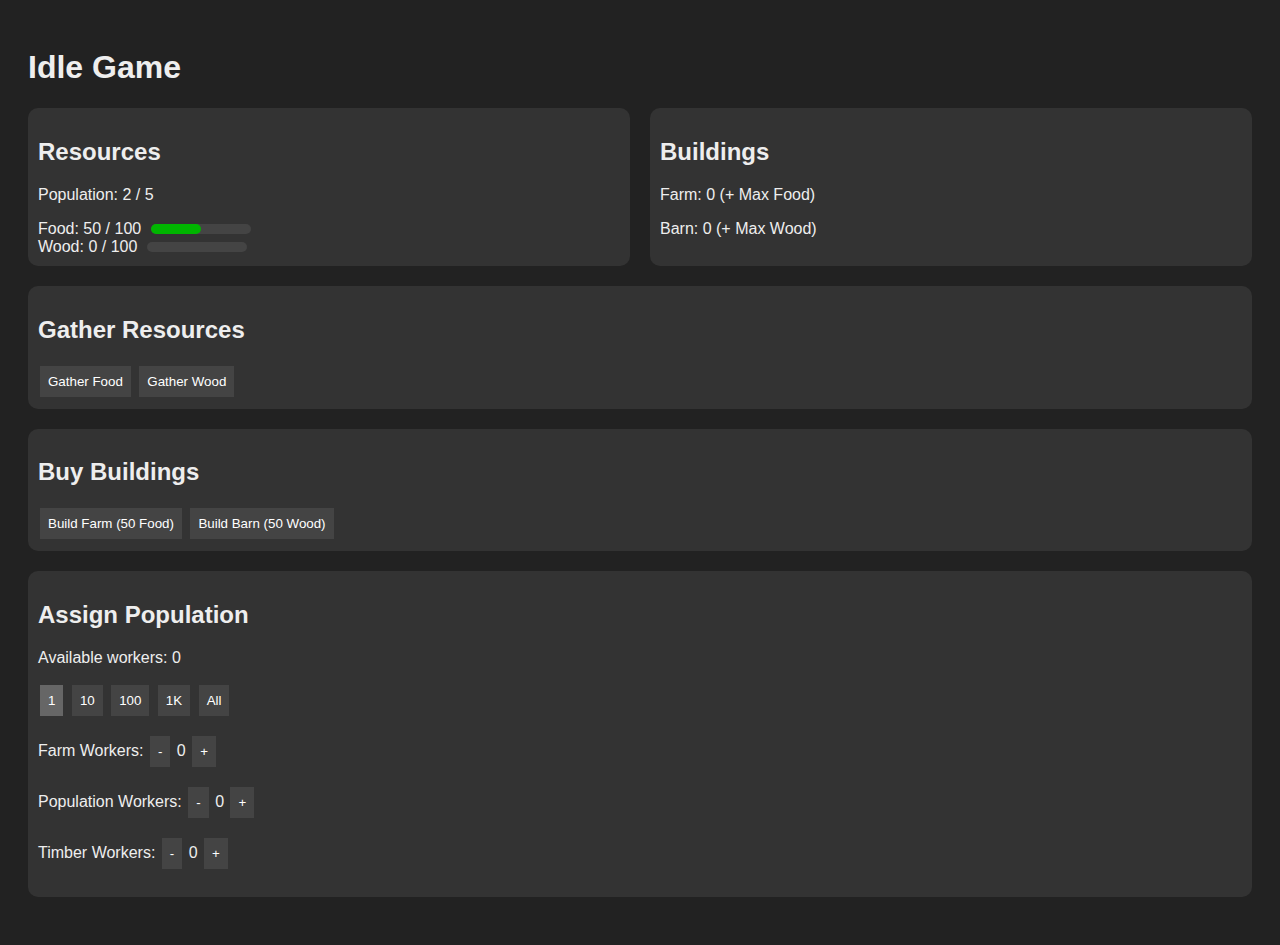
<file: index.html>
<!DOCTYPE html>
<html lang="en">
<head>
    <meta charset="UTF-8">
    <title>Idle Game</title>
    <style>
        body
        {
            font-family: sans-serif;
            background: #222;
            color: #eee;
            padding: 20px;
        }

        .stats-container {
            display: flex;
            gap: 20px; /* Adds spacing between the divs */
        }

        .section
        {
            flex: 1;
            margin-bottom: 20px;
            padding: 10px;
            background: #333;
            border-radius: 10px;
        }

        .button
        {
            margin: 2px;
            padding: 8px;
            background: #444;
            color: #fff;
            border: none;
            cursor: pointer;
        }

        .button:hover
        {
            background: #666;
        }

    </style>
</head>
<body>
    <h1>Idle Game</h1>

    <div class="stats-container">
        <div class="section" id="stats">
            <h2>Resources</h2>

            <p>Population: <span id="population">2</span> / <span id="maxPopulation">5</span></p>

            <div style="display: flex; align-items: center; gap: 10px;">
                <p style="margin: 0;">Food: <span id="food">50</span> / <span id="maxFood">100</span></p>
                <div style="width: 100px; background: #444; border-radius: 5px; height: 10px;">
                    <div id="foodProgress" style="width: 50%; height: 10px; background: #00b500; border-radius: 5px;"></div>
                </div>
            </div>

            <div style="display: flex; align-items: center; gap: 10px;">
                <p style="margin: 0;">Wood: <span id="wood">0</span> / <span id="maxWood">100</span></p>
                <div style="width: 100px; background: #444; border-radius: 5px; height: 10px;">
                    <div id="woodProgress" style="width: 0%; height: 10px; background: #00b500; border-radius: 5px;"></div>
                </div>
            </div>
            
            <div id = "metalStats" style="display: none; align-items: center; gap: 10px;">
                <p style="margin: 0;">Metal: <span id="metal">0</span> / <span id="maxMetal">0</span></p>
                <div style="width: 100px; background: #444; border-radius: 5px; height: 10px;">
                    <div id="metalProgress" style="width: 0%; height: 10px; background: #00b500; border-radius: 5px;"></div>
                </div>
            </div>
            
            <div id = "swordsStats" style="display: none; align-items: center; gap: 10px;">
                <p style="margin: 0;">Swords: <span id="swords">0</span></p>
            </div>
            
        </div>

        <div class="section" id="buildingsinfo">
            <h2>Buildings</h2>
            <p>Farm: <span id="farm">0</span> (+ Max Food)</p>
            <p>Barn: <span id="barn">0</span> (+ Max Wood)</p>
            <p id="houseBuildings" style="display: none;">House: <span id="house">0</span> (+ Max Population)</p>            
            <p id="mineBuildings" style="display: none;">Mine: <span id="mine">0</span> (+ Max Metal)</p>
            <p id="barracksBuildings" style="display: none;">Barracks: <span id="barracks">0</span></p>
        </div>
    </div>

    <div class="section" id="gathering">
        <h2>Gather Resources</h2>
        <button class="button" id="buttonFood" onclick="playerStartGathering('food')">Gather Food</button>
        <button class="button" id="buttonWood" onclick="playerStartGathering('wood')">Gather Wood</button>
        <button class="button" id="buttonMetal" style="display: none;" onclick="playerStartGathering('metal')">Gather Metal</button>
    </div>

    <div class="section" id="buildingsbuttons">
        <h2>Buy Buildings</h2>
        <button class="button" id="farmButton" onclick="buildFarm()">Build Farm (50 Food)</button>
        <button class="button" id="barnButton" onclick="buildBarn()">Build Barn (50 Wood)</button>        
        <button class="button" id="houseButton" style="display: none;" onclick="buildHouse()">Build House (100 Wood)</button>
        <button class="button" id="mineButton" style="display: none;" onclick="buildMine()">Build Mine (300 Food, 300 Wood)</button>
        <button class="button" id="barracksButton" style="display: none;" onclick="buildBarracks()">Build Barracks (300 Food, 300 Wood, 300 Metal)</button>
        <button class="button" id="bigHouseButton" style="display: none;" onclick="buildBigHouse()">Build Big House (1000 Food, 1000 Wood)</button>
        <button class="button" id="biggerHouseButton" style="display: none;" onclick="buildBiggerHouse()">Build Bigger House (10000 Food, 10000 Wood, 5000 Metal)</button>
        <button class="button" id="biggestHouseButton" style="display: none;" onclick="buildBiggestHouse()">Build Biggest House (100000 Food, 100000 Wood, 10000 Metal)</button>
    </div>

    <div class="assignments-battle-container" style="display: flex; gap: 20px;">
        <div class="section" id="assignments">
            <h2>Assign Population</h2>
            <p>Available workers: <span id="availableWorkers">0</span></p>
            <div>
                <button class="button" id="button1" onclick="setAssignmentAmount(1)">1</button>       
                <button class="button" id="button10" onclick="setAssignmentAmount(10)">10</button>
                <button class="button" id="button100" onclick="setAssignmentAmount(100)">100</button>
                <button class="button" id="button1000" onclick="setAssignmentAmount(1000)">1K</button>
                <button class="button" id="buttonAll" onclick="setAssignmentAmount('all')">All</button>
            </div>
            <p>Farm Workers: <button class="button" onclick="changeAssignment('farm', -currentAssignmentAmount)">-</button> <span id="farmWorkers">0</span> <button class="button" onclick="changeAssignment('farm', currentAssignmentAmount)">+</button></p>
            <p>Population Workers: <button class="button" onclick="changeAssignment('pop', -currentAssignmentAmount)">-</button> <span id="popWorkers">0</span> <button class="button" onclick="changeAssignment('pop', currentAssignmentAmount)">+</button></p>
            <p>Timber Workers: <button class="button" onclick="changeAssignment('wood', -currentAssignmentAmount)">-</button> <span id="woodWorkers">0</span> <button class="button" onclick="changeAssignment('wood', currentAssignmentAmount)">+</button></p>
            <p id="minersSection" style="display: none;">Miners: <button class="button" onclick="changeAssignment('metal', -currentAssignmentAmount)">-</button> <span id="metalWorkers">0</span> <button class="button" onclick="changeAssignment('metal', currentAssignmentAmount)">+</button></p>
            <p id="militarySection" style="display: none;">Military: <button class="button" onclick="changeAssignment('military', -currentAssignmentAmount)">-</button> <span id="militaryWorkers">0</span> <button class="button" onclick="changeAssignment('military', currentAssignmentAmount)">+</button></p>
            <p id="swordsSection" style="display: none;">Swords: <button class="button" onclick="changeAssignment('swords', -currentAssignmentAmount)">-</button> <span id="swordsWorkers">0</span> <button class="button" onclick="changeAssignment('swords', currentAssignmentAmount)">+</button></p>
        </div>

        <div class="section" id="battle" style="display: none;">
            <h2>Battle</h2>
            <p id="militaryUnitCount">Military Units: <span id="units">0</span></p>
            <p id="militaryStrengthCount">Total strength: <span id="militaryStrength">0</span></p>
            <h2>Target</h2>
            <p id="battleTarget">Target: <span id="targetName">Village A</span></p>
            <p id="battleStrength">Strength: <span id="targetStrength">50</span></p>
            <button class="button" id="battleButton" onclick="startBattle()" style="display: none;">Attack</button>
            <h2>Combat</h2>
            You vs Enemy:
            <div style="width: 100px; background: #7e0000; border-radius: 5px; height: 10px;">
                <div id="combatRatioBar" style="width: 0%; height: 10px; background: #00b500; border-radius: 5px;"></div>
            </div>
            <h3>Player</h3>
            <p id="playerUnitsLeft">Units left: <span id="playerUnits">0</span></p>
            <div style="width: 100px; background: #444; border-radius: 5px; height: 10px; display: inline-block;">
                <div id="playerUnitsLeftBar" style="width: 100%; height: 10px; background: #00b500; border-radius: 5px;"></div>
            </div>
            <h3>Enemy</h3>
            <p id="enemyUnitsLeft">Units left: <span id="enemyUnits">0</span></p>
            <div style="width: 100px; background: #444; border-radius: 5px; height: 10px; display: inline-block;">
                <div id="enemyUnitsLeftBar" style="width: 100%; height: 10px; background: #00b500; border-radius: 5px;"></div>
            </div>
        </div>
    </div>

    <script>
        


    </script>

    <script>
        let food = 50;
        let maxFood = 100;
        let wood = 0;
        let maxWood = 100;
        let metal = 0;
        let maxMetal = 100;
        let swords = 0;
        let maxSwords = 0;
        let battling = false;

        let population = 2;
        let maxPopulation = 5;

        let playerGatherAmount = 3;

        let currentAssignmentAmount = 1;
        let allSelected = false;

        let assignments = {
            farm: 0,
            pop: 0,
            wood: 0,
            metal: 0,
            swords: 0,
            military: 0
        };

        let buildings = {
            barn:
            {
                cost: { wood: 50 },
                effect: { maxWoodMultiplier: 2 },
                description: "Increases max wood storage.",
                amount: 0
            },
            house:
            {
                cost: { wood: 100 },
                effect: { maxPopulationIncrease: 2 },
                description: "Increases max population.",
                amount: 0
            },
            farm:
            {
                cost: { food: 50},
                effect: { maxFoodMultiplier: 2 },
                description: "Increases max food storage.",
                amount: 0
            },
            mine:
            {
                cost: { food: 300, wood: 300, metal: 0 },
                effect: { maxMetalMultiplier: 2 },
                description: "Increases max metal storage and unlocks miners.",
                amount: 0
            },
            barracks:
            {
                cost: { food: 300, wood: 300, metal: 300 },
                effect: { maxPopulationIncrease: 5 },
                description: "Increases max population and unlocks military.",
                amount: 0
            },
            bighouse:
            {
                cost: { food: 1000, wood: 1000 },
                effect: { maxPopulationIncrease: 25 },
                description: "Increases max population.",
                amount: 0
            },
            biggerhouse:
            {
                cost: { food: 10000, wood: 10000, metal: 5000 },
                effect: { maxPopulationIncrease: 250 },
                description: "Increases max population.",
                amount: 0
            },
            biggesthouse:
            {
                cost: { food: 100000, wood: 100000, metal: 10000 },
                effect: { maxPopulationIncrease: 1000 },
                description: "Increases max population.",
                amount: 0
            }
        };

        let unlocks = {
            barn: true,
            house: false,
            farm: true,
            mine: false,
            miners: false,
            battle: false,
            barracks: false,
            swords: false,
            bighouse: false,
            biggerhouse: false,
            biggesthouse: false,
        }

        let battleTargetVillages = [
            { name: "Brackenford Village", strength: 50 },
            { name: "Thornmere Village", strength: 100 },
            { name: "Elderwyn Village", strength: 500 },
            { name: "Frostvale Town", strength: 2000 },
            { name: "Ironwood Town", strength: 5000 },
            { name: "Stormwatch Town", strength: 10000 },
            { name: "Shadowfen Town", strength: 20000 },
            { name: "Emberfall City", strength: 40000 },
            { name: "Dawnspire City", strength: 10000 },
            { name: "Nightshade City", strength: 500000 },
            { name: "King's Castle", strength: 1000000 }
        ];

        // should be 1st 
        let battleTarget = battleTargetVillages[0];

        function incrementTarget()
        {
            battleTarget = battleTargetVillages[battleTargetVillages.indexOf(battleTarget) + 1];
        }

        function startBattle()
        {
            if (assignments.military > 0 && battling == false)
            {
                battling = true;
                document.getElementById("battleButton").style.display = "none";
                console.log("Battle started!");
            }
        }

        function endBattle()
        {
            if (battling == true)
            {
                battling = false;
                document.getElementById("battleButton").style.display = "inline-block";
                console.log("Battle ended!");
            }
        }

        let availableWorkers = population;

        let totalTicks = 0;

        let playerIsCurrentlyGathering = false;
        let whatIsCurrentlyGathering = "";
        let gatheringInterval = 3000; // 3 seconds
        let lastGatheringTime = 0;

        document.getElementById("button1").style.background = "#666"; // defaults the button 1 as selected

        function tickPlayerGather(type) // player gathers resouces
        {
            if (type === "" || !playerIsCurrentlyGathering)
            {
                return;
            }
            let currentTime = new Date().getTime();
            if (currentTime - lastGatheringTime >= gatheringInterval)
            {
                lastGatheringTime = currentTime;

                if (type === "food" && food + playerGatherAmount <= maxFood)
                {
                    food += playerGatherAmount;
                }
                else if (type === "wood" && wood + playerGatherAmount <= maxWood)
                {
                    wood += playerGatherAmount;
                }
                else if (type === "metal" && metal + playerGatherAmount <= maxMetal)
                {
                    metal += playerGatherAmount;
                }
                
            }

        }

        function playerStartGathering(type)
        {
            if (playerIsCurrentlyGathering)
            {
                if (whatIsCurrentlyGathering === type)
                {
                    // Stop gathering the current resource
                    console.log("Player stopped gathering " + type);
                    document.getElementById("button" + type.charAt(0).toUpperCase() + type.slice(1)).style.background = "#444";
                    document.getElementById("button" + type.charAt(0).toUpperCase() + type.slice(1)).textContent = "Gather " + type;
                    playerIsCurrentlyGathering = false;
                    whatIsCurrentlyGathering = "";
                }
                else
                {
                    // Switch to gathering a different resource
                    console.log("Player switched to gathering " + type);
                    document.getElementById("button" + whatIsCurrentlyGathering.charAt(0).toUpperCase() + whatIsCurrentlyGathering.slice(1)).style.background = "#444";
                    document.getElementById("button" + whatIsCurrentlyGathering.charAt(0).toUpperCase() + whatIsCurrentlyGathering.slice(1)).textContent = "Gather " + whatIsCurrentlyGathering;

                    document.getElementById("button" + type.charAt(0).toUpperCase() + type.slice(1)).style.background = "#666";
                    document.getElementById("button" + type.charAt(0).toUpperCase() + type.slice(1)).textContent = "Stop gathering " + type;
                    whatIsCurrentlyGathering = type;
                }
            }
            else
            {
                // Start gathering a resource
                console.log("Player started gathering " + type);
                document.getElementById("button" + type.charAt(0).toUpperCase() + type.slice(1)).style.background = "#666";
                document.getElementById("button" + type.charAt(0).toUpperCase() + type.slice(1)).textContent = "Stop gathering " + type;
                playerIsCurrentlyGathering = true;
                whatIsCurrentlyGathering = type;
            }
        }

        function buildBarn()
        {
            const building = buildings.barn;
            const costWood = buildings.barn.cost.wood;

            if (wood >= costWood)
            {
                buildings.barn.amount += 1;

                wood -= costWood;
                maxWood *= building.effect.maxWoodMultiplier;

                newCostWood = maxWood / 2;
                buildings.barn.cost.wood = newCostWood;

                // change the buttons to show the new cost
                document.getElementById("barnButton").textContent = "Build Barn (" + formatNumber(newCostWood) + " Wood)";

                updateDisplay();
            }
        }

        function buildFarm()
        {
            const building = buildings.farm;
            const costFood = buildings.farm.cost.food;

            if (food >= costFood)
            {
                buildings.farm.amount += 1;

                food -= costFood;
                maxFood *= building.effect.maxFoodMultiplier;

                newCostFood = maxFood / 2;
                buildings.farm.cost.food = newCostFood;

                // change the buttons to show the new cost
                document.getElementById("farmButton").textContent = "Build Farm (" + formatNumber(newCostFood) + " Food)";

                updateDisplay();
            }
        }

        function buildHouse()
        {
            const building = buildings.house;
            const costWood = buildings.house.cost.wood;

            if (wood >= costWood)
            {
                buildings.house.amount += 1;

                wood -= costWood;
                maxPopulation += building.effect.maxPopulationIncrease;
                
                buildings.house.cost.wood = buildings.house.cost.wood * 2;

                // change the buttons to show the new cost
                document.getElementById("houseButton").textContent = "Build House (" + formatNumber(buildings.house.cost.wood) + " Wood)";

                updateDisplay();
            }
        }

        function buildBigHouse()
        {
            const building = buildings.bighouse;
            const costWood = buildings.bighouse.cost.wood;
            const costFood = buildings.bighouse.cost.food;

            if (food >= costFood && wood >= costWood)
            {
                buildings.bighouse.amount += 1;

                wood -= costWood;
                maxPopulation += building.effect.maxPopulationIncrease;

                buildings.house.cost.wood = buildings.house.cost.wood * 2;
                buildings.bighouse.cost.food = buildings.bighouse.cost.food * 2;

                // change the buttons to show the new cost
                document.getElementById("bigHouseButton").textContent = "Build Big House (" + formatNumber(buildings.bigouse.cost.food) + " Food, " + formatNumber(buildings.bighouse.cost.wood) + " Wood)";

                updateDisplay();
            }
        }

        function buildBiggerHouse()
        {
            const building = buildings.biggerhouse;
            const costWood = buildings.biggerhouse.cost.wood;
            const costFood = buildings.biggerhouse.cost.food;
            const costMetal = buildings.biggerhouse.cost.metal;

            if (food >= costFood && wood >= costWood && metal >= costMetal)
            {
                buildings.biggerhouse.amount += 1;

                food -= costFood;
                wood -= costWood;
                metal -= costMetal;
                maxPopulation += building.effect.maxPopulationIncrease;

                buildings.house.cost.wood = buildings.house.cost.wood * 2;
                buildings.biggerhouse.cost.food = buildings.biggerhouse.cost.food * 2;
                buildings.biggerhouse.cost.metal = buildings.biggerhouse.cost.metal * 2;

                // change the buttons to show the new cost
                document.getElementById("biggerHouseButton").textContent = "Build Bigger House (" + formatNumber(buildings.biggerhouse.cost.food) + " Food, " + formatNumber(buildings.biggerhouse.cost.wood) + " Wood, " + formatNumber(buildings.biggerhouse.cost.metal) + " Metal)";

                updateDisplay();
            }
        }

        function buildBiggestHouse()
        {
            const building = buildings.biggesthouse;
            const costWood = buildings.biggesthouse.cost.wood;
            const costFood = buildings.biggesthouse.cost.food;
            const costMetal = buildings.biggesthouse.cost.metal;

            if (food >= costFood && wood >= costWood && metal >= costMetal)
            {
                buildings.biggesthouse.amount += 1;

                food -= costFood;
                wood -= costWood;
                metal -= costMetal;
                maxPopulation += building.effect.maxPopulationIncrease;

                buildings.house.cost.wood = buildings.house.cost.wood * 2;
                buildings.biggesthouse.cost.food = buildings.biggesthouse.cost.food * 2;
                buildings.biggesthouse.cost.metal = buildings.biggesthouse.cost.metal * 2;

                // change the buttons to show the new cost
                document.getElementById("biggestHouseButton").textContent = "Build Biggest House (" + formatNumber(buildings.biggesthouse.cost.food) + " Food, " + formatNumber(buildings.biggesthouse.cost.wood) + " Wood, " + formatNumber(buildings.biggesthouse.cost.metal) + " Metal)";

                updateDisplay();
            }
        }

        function buildMine()
        {
            const building = buildings.mine;
            const costFood = buildings.mine.cost.food;
            const costWood = buildings.mine.cost.wood;
            const costMetal = buildings.mine.cost.metal;

            if (food >= costFood && wood >= costWood && metal >= costMetal)
            {
                buildings.mine.amount += 1;

                food -= costFood;
                wood -= costWood;
                maxMetal *= building.effect.maxMetalMultiplier;

                newCostFood = costFood * 2;
                newCostWood = costWood * 2;
                newCostMetal = maxMetal / 2;
                buildings.mine.cost.food = newCostFood;
                buildings.mine.cost.wood = newCostWood;
                buildings.mine.cost.metal = newCostMetal;

                // change the buttons to show the new cost
                document.getElementById("mineButton").textContent = "Build Mine (" + formatNumber(newCostFood) + " Food, " + formatNumber(newCostWood) + " Wood, " + formatNumber(newCostMetal) + " Metal)";

                if(!unlocks.miners)
                {
                    unlocks.miners = true;
                    playerUnlock("miners");
                }

                updateDisplay();
            }
        }

        function buildBarracks()
        {
            const building = buildings.barracks;
            const costFood = buildings.barracks.cost.food;
            const costWood = buildings.barracks.cost.wood;
            const costMetal = buildings.barracks.cost.metal;

            if (food >= costFood && wood >= costWood && metal >= costMetal)
            {
                buildings.barracks.amount += 1;

                food -= costFood;
                wood -= costWood;
                metal -= costMetal;
                maxPopulation += building.effect.maxPopulationIncrease;

                buildings.barracks.cost.food = buildings.barracks.cost.food * 2;
                buildings.barracks.cost.wood = buildings.barracks.cost.wood * 2;
                buildings.barracks.cost.metal = buildings.barracks.cost.metal * 2;

                // change the buttons to show the new cost
                document.getElementById("barracksButton").textContent = "Build Barracks (" + formatNumber(buildings.barracks.cost.food) + " Food, " + formatNumber(buildings.barracks.cost.wood) + " Wood, " + formatNumber(buildings.barracks.cost.metal) + " Metal)";

                if(!unlocks.military)
                {
                    unlocks.military = true;
                    playerUnlock("military");
                }

                updateDisplay();
            }
        }

        function setAssignmentAmount(amount)
        {
            if (amount === 'all') {
                allSelected = true;
                currentAssignmentAmount = availableWorkers;
            } else {
                allSelected = false;
                currentAssignmentAmount = amount;
            }

            const buttons = document.querySelectorAll('#assignments .button');
            buttons.forEach(button => {
                button.style.background = "#444";
            });
            switch (amount) {
                case 1:
                    document.getElementById("button1").style.background = "#666";
                    break;
                case 10:
                    document.getElementById("button10").style.background = "#666";
                    break;
                case 100:
                    document.getElementById("button100").style.background = "#666";
                    break;
                case 1000:
                    document.getElementById("button1000").style.background = "#666";
                    break;
                case 'all':
                    document.getElementById("buttonAll").style.background = "#666";
                    break;
            }
        }

        function changeAssignment(type, amount) {
            if (!assignments.hasOwnProperty(type)) {
                console.error(`Invalid assignment type: ${type}`);
                return;
            }
        
            if (allSelected) {
                amount = amount > 0 ? availableWorkers : -assignments[type];
            }
        
            const absAmount = Math.abs(amount);
        
            if (amount > 0 && availableWorkers >= absAmount) {
                assignments[type] += absAmount;
                availableWorkers -= absAmount;
            } else if (amount < 0 && assignments[type] >= absAmount) {
                assignments[type] -= absAmount;
                availableWorkers += absAmount;
            } else {
                console.warn(`Invalid operation: Not enough workers or assignments for type "${type}".`);
                return;
            }
        
            updateDisplay();
        }

        function tickIncrementMaterials() // Increments materials based on assignments
        {
            if (food + assignments.farm >= maxFood)
            {
                food = maxFood;
            }
            if (wood + assignments.wood >= maxWood)
            {
                wood = maxWood;
            }
            if (metal + assignments.metal >= maxMetal)
            {
                metal = maxMetal;
            }

            if (food + assignments.farm <= maxFood)
            {
                food += assignments.farm;
            }
            if (wood + assignments.wood <= maxWood)
            {
                wood += assignments.wood;
            }
            if (metal + assignments.metal <= maxMetal)
            {
                metal += assignments.metal;
            }

            maxSwords = assignments.military * 2;


            for(let i = 0; i < assignments.swords; i++)
            {
                if (metal < 100 || swords >= maxSwords)
                {
                    break;
                }
                swords += 1;
                metal -= 100;
            }

        }

        function tickCheckForGameOver()
        {
            if(population === 0)
            {
                alert("Game over! You have no population left.");
                location.reload();
            }
        }

        function tickUpdateFoodAndPopulation() // Updates food and population every 10 ticks
        {
            if (totalTicks % 10 === 0 && totalTicks > 9)
            {
                if (food - population >= 0)
                {
                    console.log("Food decreases by: " + population);
                    food -= population;
                }
                else
                {
                    console.log("Food decreases by: " + food);
                    food = 0;
                }
                if (population < maxPopulation && assignments.pop >= 2 && food > 0)
                {
                    let newPopulation = Math.ceil(assignments.pop / 2);
                    if(newPopulation + population > maxPopulation) // goes over limit, set to max
                    {
                        newPopulation = maxPopulation - population;
                    }
                    console.log("Population increases by: " + newPopulation);
                    population += newPopulation;
                }
            }
        }

        function tickCheckForUnlocks() // Checks if the player has unlocked new things
        {
            if(population >= 5 && unlocks.house == false)
            {
                playerUnlock("house");
            }

            if (maxPopulation >= 10 && unlocks.mine == false)
            {
                playerUnlock("mine");
            }

            if (maxPopulation >= 20 && metal >= 200 && unlocks.barracks == false)
            {
                playerUnlock("barracks");
            }

            if (maxPopulation >= 75 && unlocks.bighouse == false)
            {
                playerUnlock("bighouse");
            }
            if (maxPopulation >= 500 && unlocks.biggerhouse == false)
            {
                playerUnlock("biggerhouse");
            }
            if (maxPopulation >= 2000 && unlocks.biggesthouse == false)
            {
                playerUnlock("biggesthouse");
            }
        }

        function playerUnlock(type)
        {
            switch (type)
            {
                case "house":
                    unlocks.house = true;
                    document.getElementById("houseButton").style.display = "inline-block";
                    document.getElementById("houseBuildings").style.display = "inline-block";
                    document.getElementById("houseBuildings").style.width = "100%";
                    break;

                case "mine":
                    unlocks.mine = true;
                    document.getElementById("mineButton").style.display = "inline-block";
                    break;
                
                case "miners":
                    unlocks.metal = true;
                    document.getElementById("mineBuildings").style.display = "inline-block";
                    document.getElementById("mineBuildings").style.width = "100%";                
                    document.getElementById("metalStats").style.display = "flex";
                    document.getElementById("buttonMetal").style.display = "inline-block";
                    document.getElementById("minersSection").style.display = "inline-block";
                    document.getElementById("minersSection").style.width = "100%";  
                    break;

                case "barracks":
                    unlocks.barracks = true;
                    document.getElementById("barracksButton").style.display = "inline-block";
                    document.getElementById("barracksBuildings").style.display = "inline-block";
                    document.getElementById("barracksBuildings").style.width = "100%";                    
                    break;
                
                case "military":
                    unlocks.military = true;
                    document.getElementById("militarySection").style.display = "inline-block";
                    document.getElementById("militarySection").style.width = "100%";
                    document.getElementById("battle").style.display = "inline-block";
                    break;
                
                case "swords":
                    unlocks.swords = true;
                    document.getElementById("swordsStats").style.display = "inline-block";
                    document.getElementById("swordsStats").style.width = "100%";
                    document.getElementById("swordsSection").style.display = "inline-block";
                    document.getElementById("swordsSection").style.width = "100%";
                    break;
                case "bighouse":
                    unlocks.bighouse = true;
                    document.getElementById("bigHouseButton").style.display = "inline-block";
                    break;
                case "biggerhouse":
                    unlocks.biggerhouse = true;
                    document.getElementById("biggerHouseButton").style.display = "inline-block";
                    break;
                case "biggesthouse":
                    unlocks.biggesthouse = true;
                    document.getElementById("biggestHouseButton").style.display = "inline-block";
                    break;
            }
        }

        function tickCheckStarvation() // Checks if the player has enough food to feed the population
        {
            if (food === 0)
            {
                if (population > 0) // reduce population
                {
                    console.log("Population decreases by 1");
                    population -= 1;

                    if ((assignments.farm + assignments.pop + assignments.wood + assignments.metal) > 0) // reduce workers
                    {
                        const assignmentKeys = Object.keys(assignments);
                        let attempts = 0;
                        const checkedKeys = [];

                        while (attempts < assignmentKeys.length)
                        {
                            const randomIndex = Math.floor(Math.random() * assignmentKeys.length);
                            const randomKey = assignmentKeys[randomIndex];

                            if (checkedKeys.includes(randomKey)) // already checked this key
                            {
                                continue; // next key without incrementing attempts
                            }

                            checkedKeys.push(randomKey);

                            if (assignments[randomKey] > 0)
                            {
                                console.log("Random assignment decreases by 1: " + randomKey);
                                assignments[randomKey] -= 1;
                                break;
                            }

                            attempts++;
                        }
                    }
                }
            }
        }

        function formatNumber(num)
        {
            if (num >= 1_000_000_000_000_000)
            {
                return (num / 1_000_000_000_000_000).toFixed(1).replace(/\.0$/, '') + 'Q';
            }
            else if (num >= 1_000_000_000_000)
            {
                return (num / 1_000_000_000_000).toFixed(1).replace(/\.0$/, '') + 'T';
            }
            else if (num >= 1_000_000_000)
            {
                return (num / 1_000_000_000).toFixed(1).replace(/\.0$/, '') + 'B';
            }
            else if (num >= 1_000_000)
            {
                return (num / 1_000_000).toFixed(1).replace(/\.0$/, '') + 'M';
            }
            else if (num >= 1_000)
            {
                return (num / 1_000).toFixed(1).replace(/\.0$/, '') + 'K';
            }
            else
            {
                return num.toString();
            }
        }


        function tickHandleBattle()
        {
            if (assignments.military > 0)
            {
                if(assignments.military > 100)
                {
                    // decrease enemy strength by 1 for every 100 military units
                    battleTarget.strength -= Math.floor(assignments.military / 100);
                    battleTarget.strength -= Math.floor(assignments.military / 100);
                    assignments.military -= Math.floor(assignments.military / 100);
                    population -= Math.floor(assignments.military / 100);
                    swords -= Math.floor(assignments.military / 100);
                    if(swords < 0)
                    {
                        swords = 0;
                    }
                    if(assignments.military < 0)
                    {
                        assignments.military = 0;
                    }
                }
                else
                {
                    // decrease enemy strength
                    battleTarget.strength -= 1;
                    if(swords > 0)
                    {
                        swords -= 1;
                        battleTarget.strength -= 1;
                    }
                    // decrease player strength
                    assignments.military -= 1;
                    population -= 1;
                }

                // check if enemy is defeated
                if (battleTarget.strength <= 0)
                {
                    // if we win the 1st village, unlock swords
                    if (battleTargetVillages.indexOf(battleTarget) == 0 && !unlocks.swords)
                    {
                        unlocks.swords = true;
                        playerUnlock("swords");
                    }
                    // if we win the last village, end the game
                    if (battleTargetVillages.indexOf(battleTarget) == battleTargetVillages.length - 1)
                    {
                        if (confirm("You have conquered the world! You are the new king!\n\nClick OK to reload, or Cancel to continue playing."))
                        {
                            location.reload();
                        }
                    }
                    else
                    {
                        incrementTarget();
                    }
                    
                    endBattle();
                    return;
                }
                if (assignments.military <= 0)
                {
                    endBattle();
                    return;
                }
            }
        }

        function tick()
        {
            tickCheckForGameOver();
            tickIncrementMaterials();
            tickUpdateFoodAndPopulation();
            tickCheckForUnlocks();
            tickPlayerGather(whatIsCurrentlyGathering)
            tickCheckStarvation();

            if(battling)
            {
                tickHandleBattle();
            }

            availableWorkers = population - (assignments.farm + assignments.pop + assignments.wood + assignments.metal + assignments.military + assignments.swords);

            updateDisplay();
            totalTicks += 1;
        }

        function updateDisplay()
        {
            // Materials
            document.getElementById("food").textContent = formatNumber(food);
            document.getElementById("maxFood").textContent = formatNumber(maxFood);
            document.getElementById("wood").textContent = formatNumber(wood);
            document.getElementById("maxWood").textContent = formatNumber(maxWood);
            document.getElementById("metal").textContent = formatNumber(metal);
            document.getElementById("maxMetal").textContent = formatNumber(maxMetal);
            document.getElementById("swords").textContent = formatNumber(swords);

            // Materials Progress bars
            document.getElementById("foodProgress").style.width = (food / maxFood) * 100 + "%";
            document.getElementById("woodProgress").style.width = (wood / maxWood) * 100 + "%";
            document.getElementById("metalProgress").style.width = (metal / maxMetal) * 100 + "%";

            // Buildings
            document.getElementById("barn").textContent = formatNumber(buildings.barn.amount);
            document.getElementById("house").textContent = formatNumber(buildings.house.amount);
            document.getElementById("farm").textContent = formatNumber(buildings.farm.amount);
            document.getElementById("mine").textContent = formatNumber(buildings.mine.amount);
            document.getElementById("barracks").textContent = formatNumber(buildings.barracks.amount);

            // Population
            document.getElementById("population").textContent = formatNumber(population);
            document.getElementById("maxPopulation").textContent = formatNumber(maxPopulation);

            // Assignments
            document.getElementById("availableWorkers").textContent = formatNumber(availableWorkers);
            document.getElementById("farmWorkers").textContent = formatNumber(assignments.farm);
            document.getElementById("popWorkers").textContent = formatNumber(assignments.pop);
            document.getElementById("woodWorkers").textContent = formatNumber(assignments.wood);
            document.getElementById("metalWorkers").textContent = formatNumber(assignments.metal);
            document.getElementById("militaryWorkers").textContent = formatNumber(assignments.military);
            document.getElementById("swordsWorkers").textContent = formatNumber(assignments.swords);

            // Battle
            document.getElementById("units").textContent = assignments.military;
            document.getElementById("militaryStrength").textContent = Math.floor(swords / 2) + assignments.military;
            if (assignments.military > 0 && battling == false)
            {
                document.getElementById("battleButton").style.display = "inline-block";
            }
            else
            {
                document.getElementById("battleButton").style.display = "none";
            }
            document.getElementById("targetName").textContent = battleTarget.name;
            document.getElementById("targetStrength").textContent = battleTarget.strength;
            document.getElementById("playerUnits").textContent = assignments.military;
            document.getElementById("enemyUnits").textContent = battleTarget.strength;

            // Combat Progress bars
            let combatRatio = (assignments.military + (swords / 2)) / (battleTarget.strength + assignments.military + (swords / 2)) * 100;
            document.getElementById("combatRatioBar").style.width = combatRatio + "%";
            document.getElementById("playerUnitsLeftBar").style.width = (assignments.military / (assignments.military + battleTarget.strength)) * 100 + "%";
            document.getElementById("enemyUnitsLeftBar").style.width = (battleTarget.strength / (assignments.military + battleTarget.strength)) * 100 + "%";
        }

        setInterval(tick, 1000);
    </script>
</body>
</html>
</file>
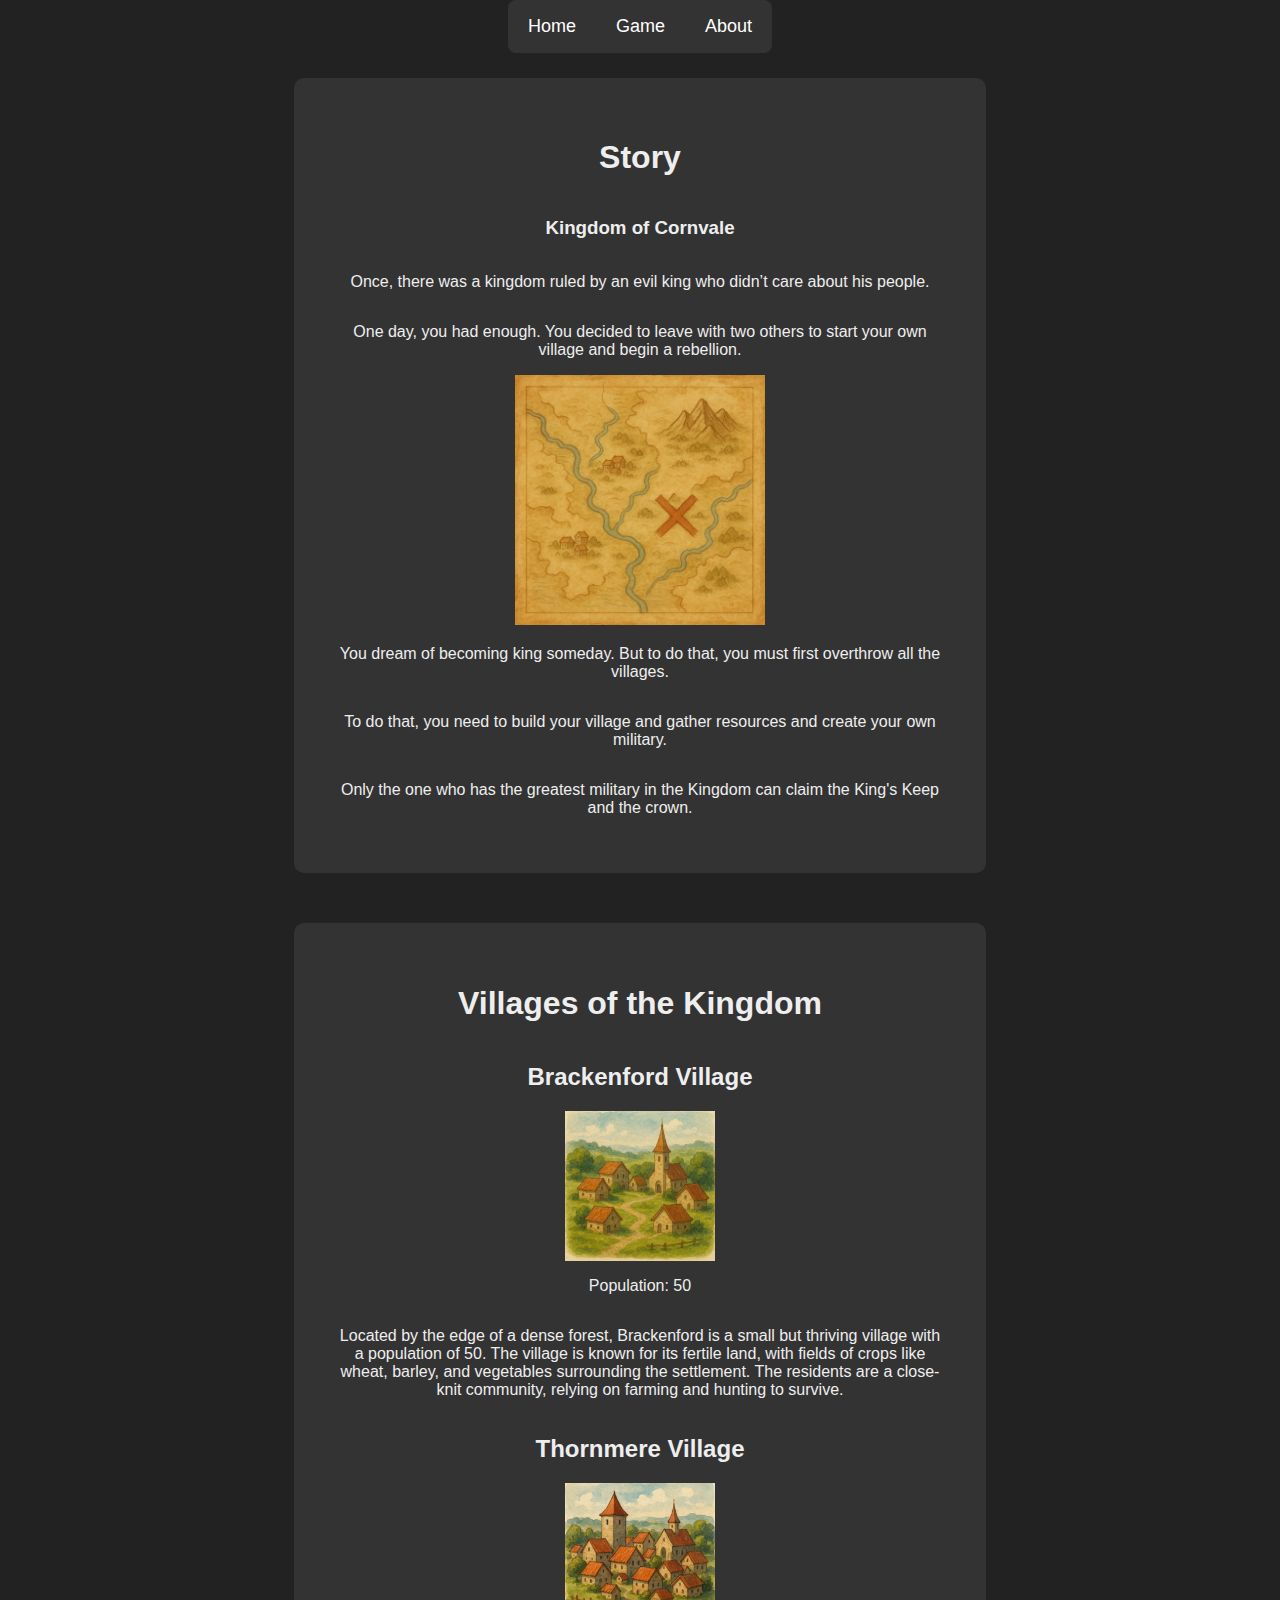
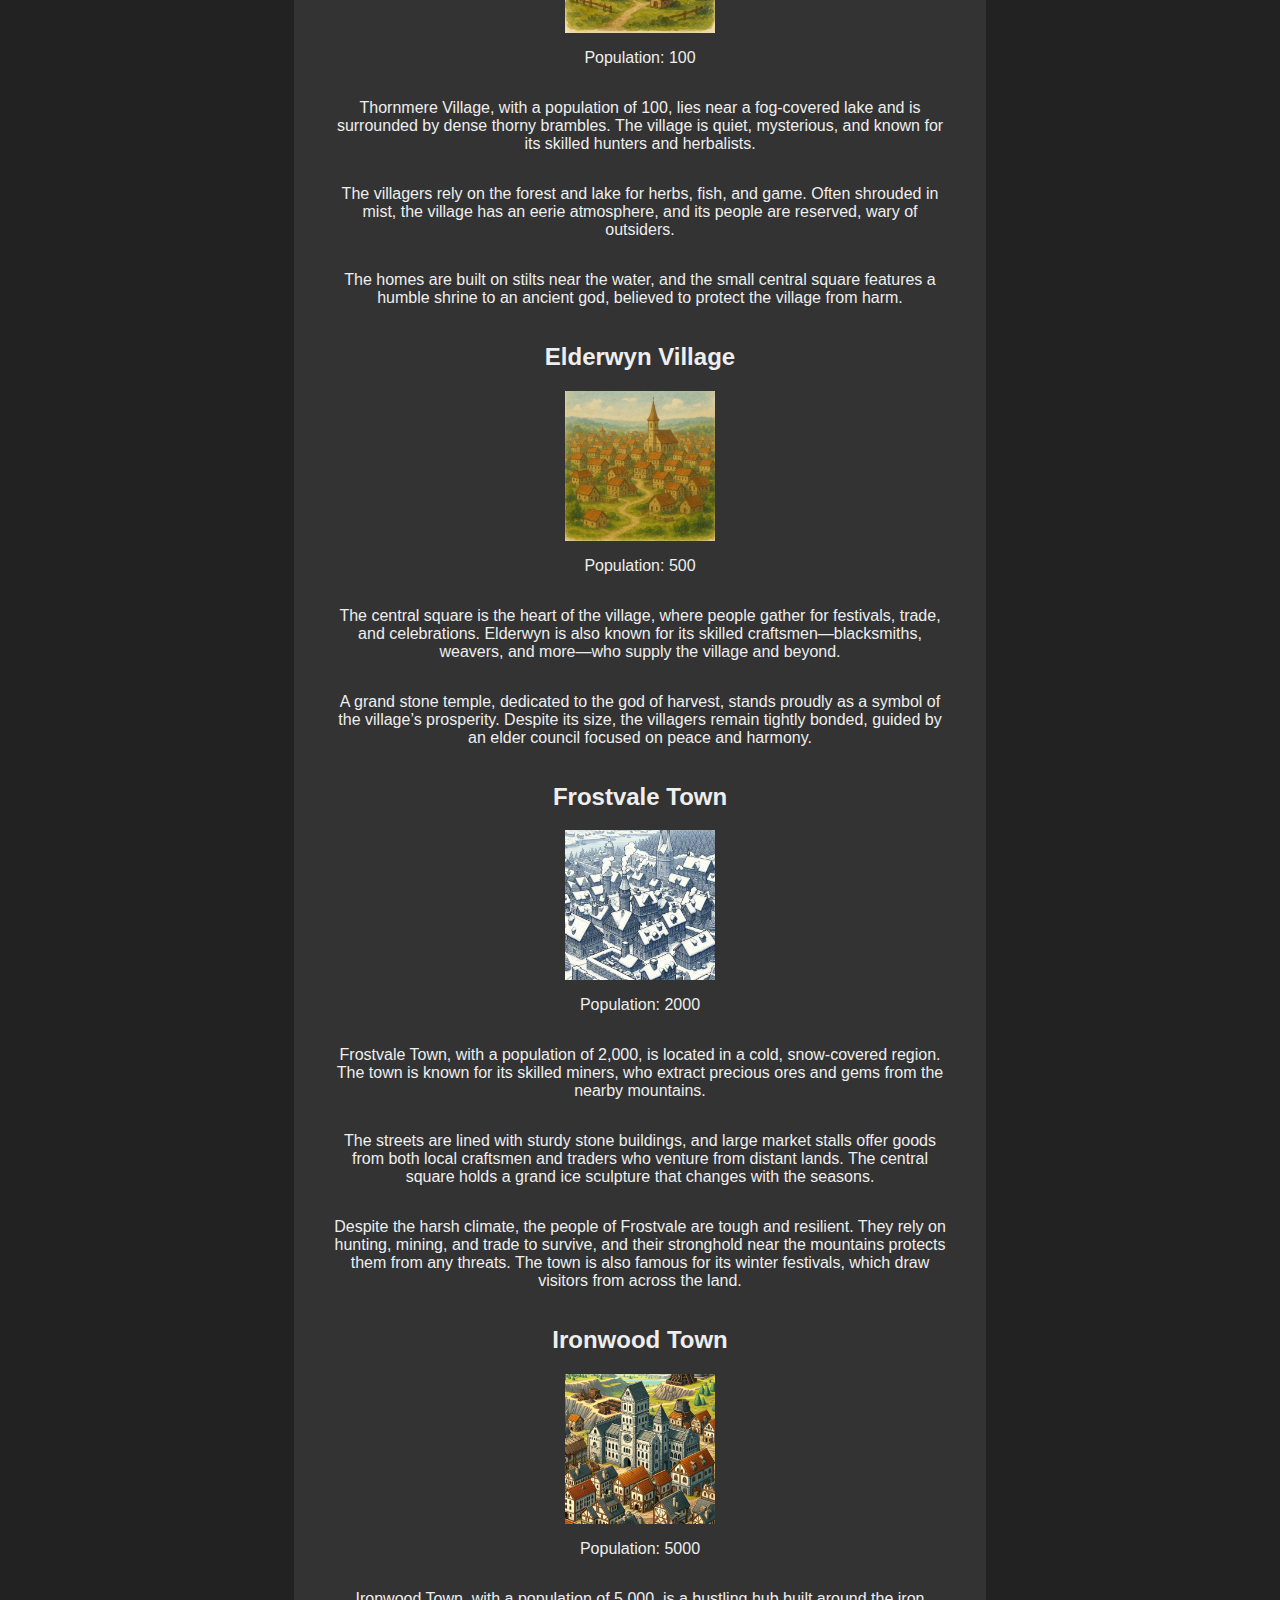
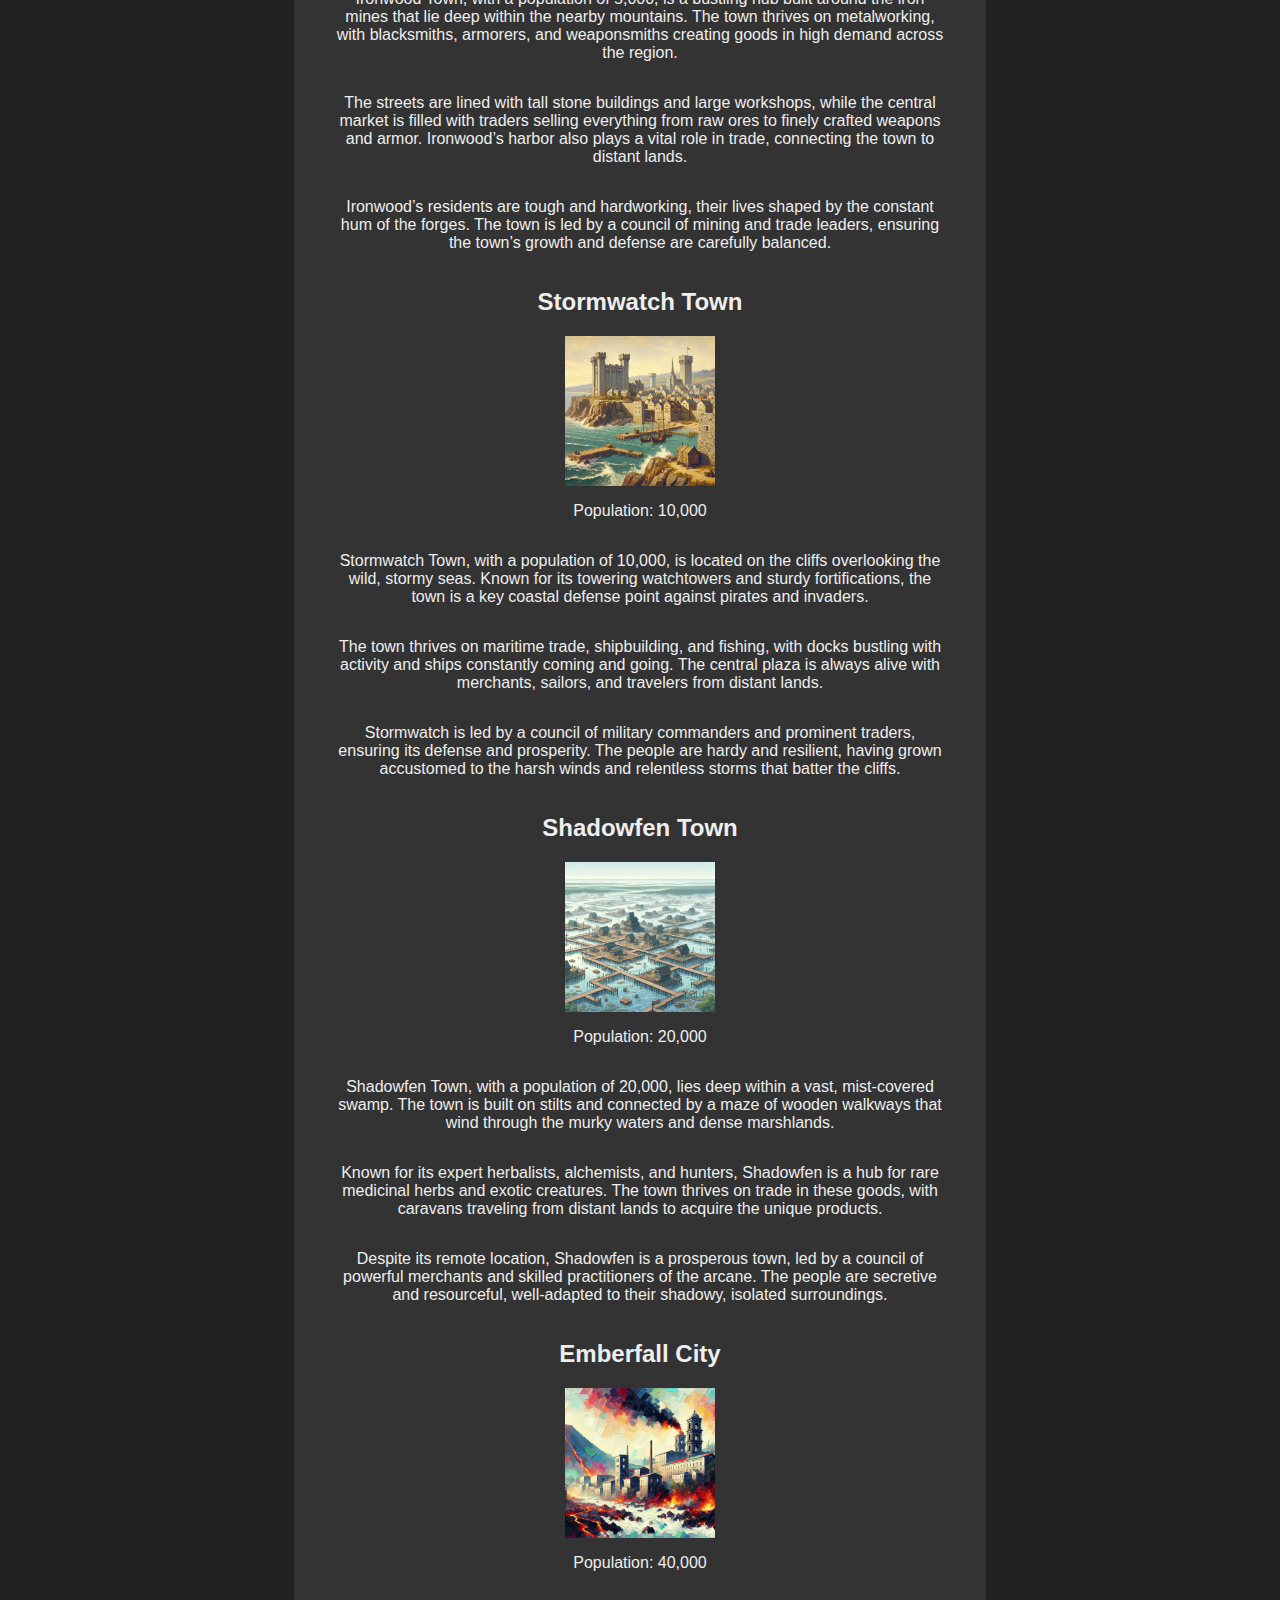
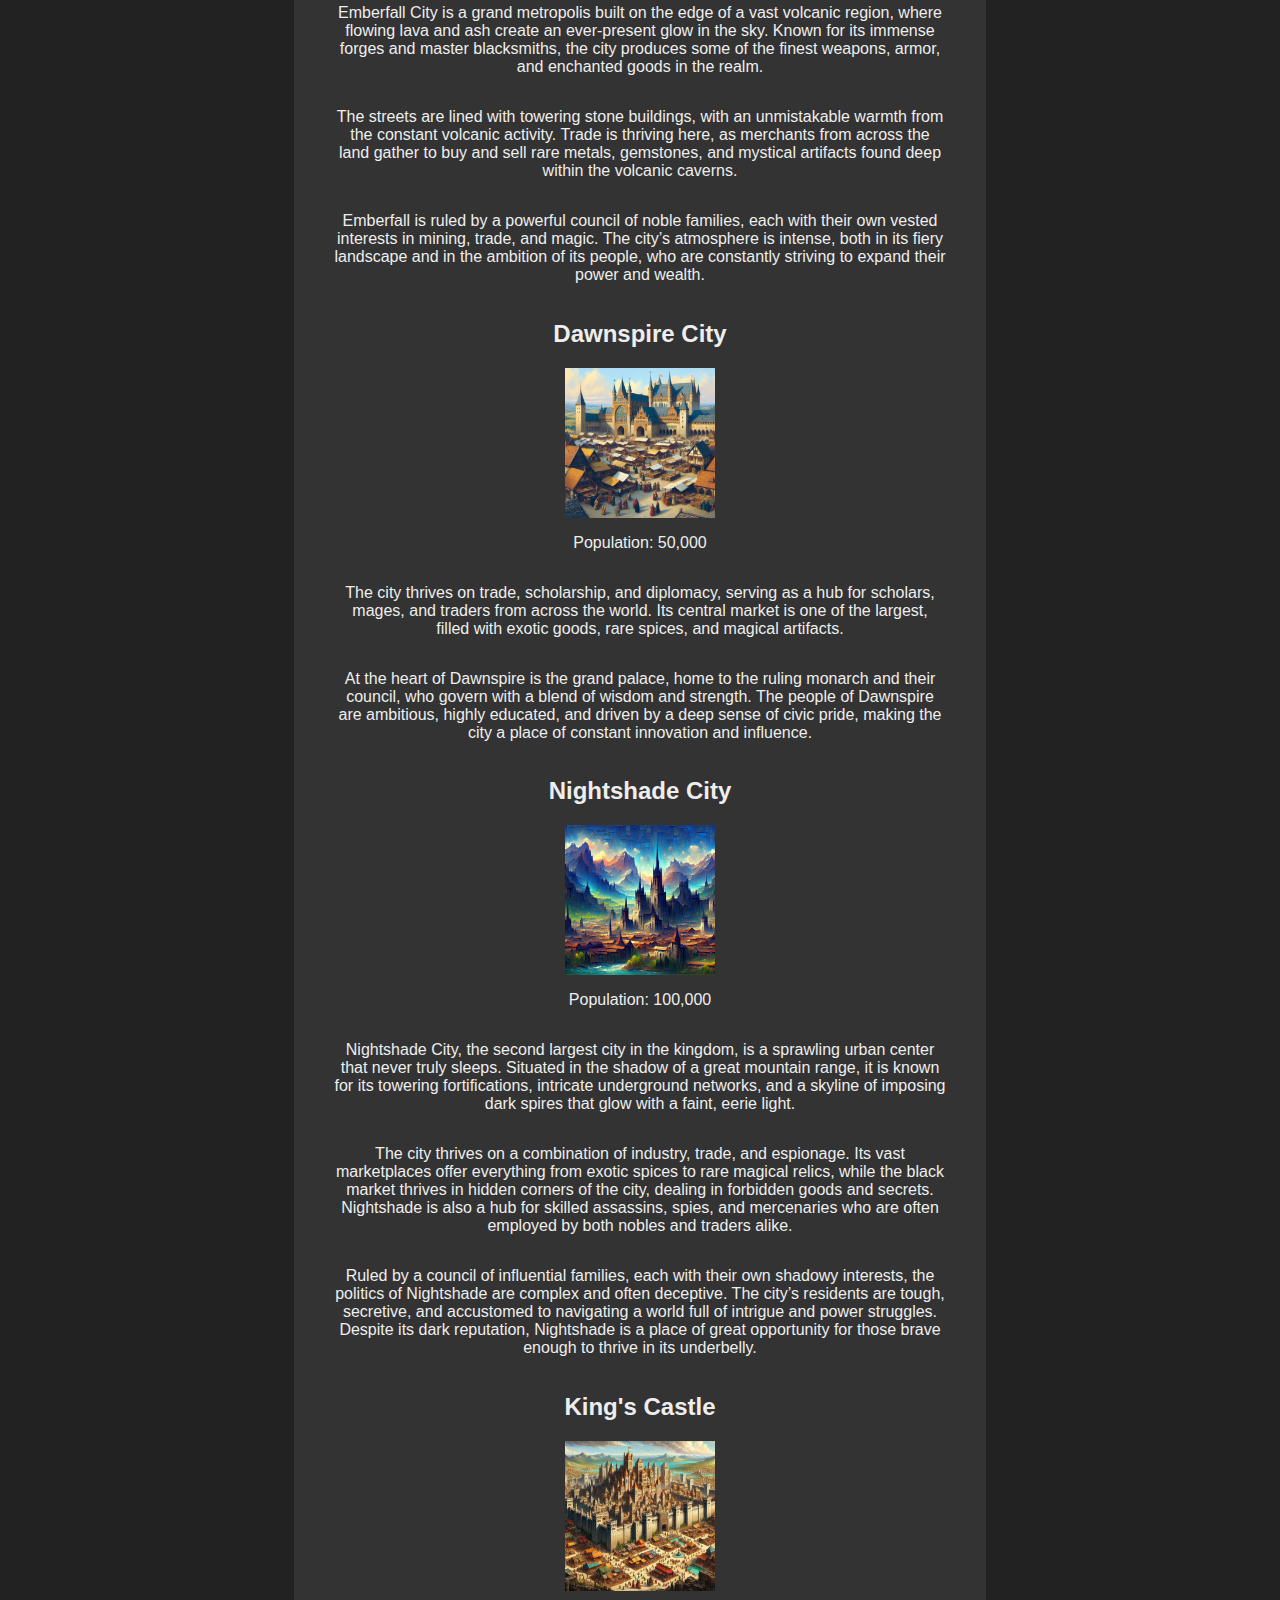
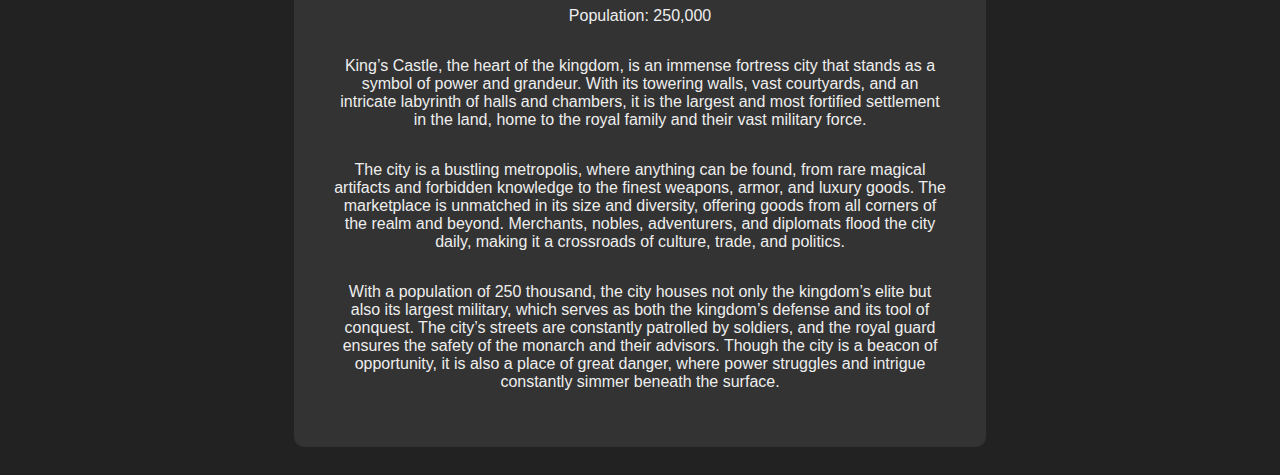
<file: about.html>
<!DOCTYPE html>
<html lang="en">
<head>
    <meta charset="UTF-8">
    <meta name="viewport" content="width=device-width, initial-scale=1.0">
    <title>About | Idle Game</title>
    <link rel="stylesheet" href="./css/style.css">
</head>
<body>
    <nav>
        <ul>
            <li><a href="index.html">Home</a></li>
            <li><a href="game.html">Game</a></li>
            <li><a href="about.html">About</a></li>
        </ul>
    </nav>
    <div class="section" id="homecontent">
        <h1>Story</h1>
        <h3>Kingdom of Cornvale</h3>
        <p>Once, there was a kingdom ruled by an evil king who didn’t care about his people.</p>
        <p>One day, you had enough. You decided to leave with two others to start your own village and begin a rebellion.</p>        
        <a href="img/map.png" target="_blank">
            <img src="img/map.png" alt="Map Image" class="map-image" width="250" height="250">
        </a>
        <p>You dream of becoming king someday. But to do that, you must first overthrow all the villages.</p>
        <p>To do that, you need to build your village and gather resources and create your own military.</p>
        <p>Only the one who has the greatest military in the Kingdom can claim the King's Keep and the crown.</p>

    </div>
    <div class="section" id="homecontent">
        <h1>Villages of the Kingdom</h1>

        <h2>Brackenford Village</h2>
        <img src="img/1.png" alt="Town Image" class="town-image" width="150" height="150">
        <p>Population: 50</p>
        <p>Located by the edge of a dense forest, Brackenford is a small but thriving village with a population of 50. The village is known for its fertile land, with fields of crops like wheat, barley, and vegetables surrounding the settlement. The residents are a close-knit community, relying on farming and hunting to survive.</p>

        <h2>Thornmere Village</h2>
        <img src="img/2.png" alt="Town Image" class="town-image" width="150" height="150">
        <p>Population: 100</p>
        <p>Thornmere Village, with a population of 100, lies near a fog-covered lake and is surrounded by dense thorny brambles. The village is quiet, mysterious, and known for its skilled hunters and herbalists.</p>

        <p>The villagers rely on the forest and lake for herbs, fish, and game. Often shrouded in mist, the village has an eerie atmosphere, and its people are reserved, wary of outsiders.</p>
        
        <p>The homes are built on stilts near the water, and the small central square features a humble shrine to an ancient god, believed to protect the village from harm.</p>
        
        <h2>Elderwyn Village</h2>
        <img src="img/3.png" alt="Town Image" class="town-image" width="150" height="150">
        <p>Population: 500</p>
        <p>The central square is the heart of the village, where people gather for festivals, trade, and celebrations. Elderwyn is also known for its skilled craftsmen—blacksmiths, weavers, and more—who supply the village and beyond.</p>

        <p>A grand stone temple, dedicated to the god of harvest, stands proudly as a symbol of the village’s prosperity. Despite its size, the villagers remain tightly bonded, guided by an elder council focused on peace and harmony.</p>
        
        <h2>Frostvale Town</h2>
        <img src="img/4.jpg" alt="Town Image" class="town-image" width="150" height="150">
        <p>Population: 2000</p>
        <p>Frostvale Town, with a population of 2,000, is located in a cold, snow-covered region. The town is known for its skilled miners, who extract precious ores and gems from the nearby mountains.</p>

        <p>The streets are lined with sturdy stone buildings, and large market stalls offer goods from both local craftsmen and traders who venture from distant lands. The central square holds a grand ice sculpture that changes with the seasons.</p>
        
        <p>Despite the harsh climate, the people of Frostvale are tough and resilient. They rely on hunting, mining, and trade to survive, and their stronghold near the mountains protects them from any threats. The town is also famous for its winter festivals, which draw visitors from across the land.</p>

        <h2>Ironwood Town</h2>
        <img src="img/5.jpg" alt="Town Image" class="town-image" width="150" height="150">
        <p>Population: 5000</p>
        <p>Ironwood Town, with a population of 5,000, is a bustling hub built around the iron mines that lie deep within the nearby mountains. The town thrives on metalworking, with blacksmiths, armorers, and weaponsmiths creating goods in high demand across the region.</p>

        <p>The streets are lined with tall stone buildings and large workshops, while the central market is filled with traders selling everything from raw ores to finely crafted weapons and armor. Ironwood’s harbor also plays a vital role in trade, connecting the town to distant lands.</p>

        <p>Ironwood’s residents are tough and hardworking, their lives shaped by the constant hum of the forges. The town is led by a council of mining and trade leaders, ensuring the town’s growth and defense are carefully balanced.</p>
        
        <h2>Stormwatch Town</h2>
        <img src="img/6.jpg" alt="Town Image" class="town-image" width="150" height="150">
        <p>Population: 10,000</p>
        <p>Stormwatch Town, with a population of 10,000, is located on the cliffs overlooking the wild, stormy seas. Known for its towering watchtowers and sturdy fortifications, the town is a key coastal defense point against pirates and invaders.</p>

        <p>The town thrives on maritime trade, shipbuilding, and fishing, with docks bustling with activity and ships constantly coming and going. The central plaza is always alive with merchants, sailors, and travelers from distant lands.</p>
        
        <p>Stormwatch is led by a council of military commanders and prominent traders, ensuring its defense and prosperity. The people are hardy and resilient, having grown accustomed to the harsh winds and relentless storms that batter the cliffs.</p>
    
        <h2>Shadowfen Town</h2>
        <img src="img/7.jpg" alt="Town Image" class="town-image" width="150" height="150">
        <p>Population: 20,000</p>
        <p>Shadowfen Town, with a population of 20,000, lies deep within a vast, mist-covered swamp. The town is built on stilts and connected by a maze of wooden walkways that wind through the murky waters and dense marshlands.</p>

        <p>Known for its expert herbalists, alchemists, and hunters, Shadowfen is a hub for rare medicinal herbs and exotic creatures. The town thrives on trade in these goods, with caravans traveling from distant lands to acquire the unique products.</p>
        
        <p>Despite its remote location, Shadowfen is a prosperous town, led by a council of powerful merchants and skilled practitioners of the arcane. The people are secretive and resourceful, well-adapted to their shadowy, isolated surroundings.</p>
    
        <h2>Emberfall City</h2>
        <img src="img/8.jpg" alt="Town Image" class="town-image" width="150" height="150">
        <p>Population: 40,000</p>
        <p>Emberfall City is a grand metropolis built on the edge of a vast volcanic region, where flowing lava and ash create an ever-present glow in the sky. Known for its immense forges and master blacksmiths, the city produces some of the finest weapons, armor, and enchanted goods in the realm.</p>

        <p>The streets are lined with towering stone buildings, with an unmistakable warmth from the constant volcanic activity. Trade is thriving here, as merchants from across the land gather to buy and sell rare metals, gemstones, and mystical artifacts found deep within the volcanic caverns.</p>
        
        <p>Emberfall is ruled by a powerful council of noble families, each with their own vested interests in mining, trade, and magic. The city’s atmosphere is intense, both in its fiery landscape and in the ambition of its people, who are constantly striving to expand their power and wealth.</p>
    
        <h2>Dawnspire City</h2>
        <img src="img/9.jpg"Town Image" class="town-image" width="150" height="150">
        <p>Population: 50,000</p>
        <p>The city thrives on trade, scholarship, and diplomacy, serving as a hub for scholars, mages, and traders from across the world. Its central market is one of the largest, filled with exotic goods, rare spices, and magical artifacts.</p>

        <p>At the heart of Dawnspire is the grand palace, home to the ruling monarch and their council, who govern with a blend of wisdom and strength. The people of Dawnspire are ambitious, highly educated, and driven by a deep sense of civic pride, making the city a place of constant innovation and influence.</p>
        
        <h2>Nightshade City</h2>
        <img src="img/10.jpg" alt="Town Image" class="town-image" width="150" height="150">
        <p>Population: 100,000</p>
        <p>Nightshade City, the second largest city in the kingdom, is a sprawling urban center that never truly sleeps. Situated in the shadow of a great mountain range, it is known for its towering fortifications, intricate underground networks, and a skyline of imposing dark spires that glow with a faint, eerie light.</p>

        <p>The city thrives on a combination of industry, trade, and espionage. Its vast marketplaces offer everything from exotic spices to rare magical relics, while the black market thrives in hidden corners of the city, dealing in forbidden goods and secrets. Nightshade is also a hub for skilled assassins, spies, and mercenaries who are often employed by both nobles and traders alike.</p>

        <p>Ruled by a council of influential families, each with their own shadowy interests, the politics of Nightshade are complex and often deceptive. The city’s residents are tough, secretive, and accustomed to navigating a world full of intrigue and power struggles. Despite its dark reputation, Nightshade is a place of great opportunity for those brave enough to thrive in its underbelly.</p>
        
        <h2>King's Castle</h2>
        <img src="img/11.jpg" alt="Town Image" class="town-image" width="150" height="150">
        <p>Population: 250,000</p>

        <p>King’s Castle, the heart of the kingdom, is an immense fortress city that stands as a symbol of power and grandeur. With its towering walls, vast courtyards, and an intricate labyrinth of halls and chambers, it is the largest and most fortified settlement in the land, home to the royal family and their vast military force.</p>

        <p>The city is a bustling metropolis, where anything can be found, from rare magical artifacts and forbidden knowledge to the finest weapons, armor, and luxury goods. The marketplace is unmatched in its size and diversity, offering goods from all corners of the realm and beyond. Merchants, nobles, adventurers, and diplomats flood the city daily, making it a crossroads of culture, trade, and politics.</p>

        <p>With a population of 250 thousand, the city houses not only the kingdom’s elite but also its largest military, which serves as both the kingdom’s defense and its tool of conquest. The city’s streets are constantly patrolled by soldiers, and the royal guard ensures the safety of the monarch and their advisors. Though the city is a beacon of opportunity, it is also a place of great danger, where power struggles and intrigue constantly simmer beneath the surface.</p>

    </div>
</body>
</html>
</file>
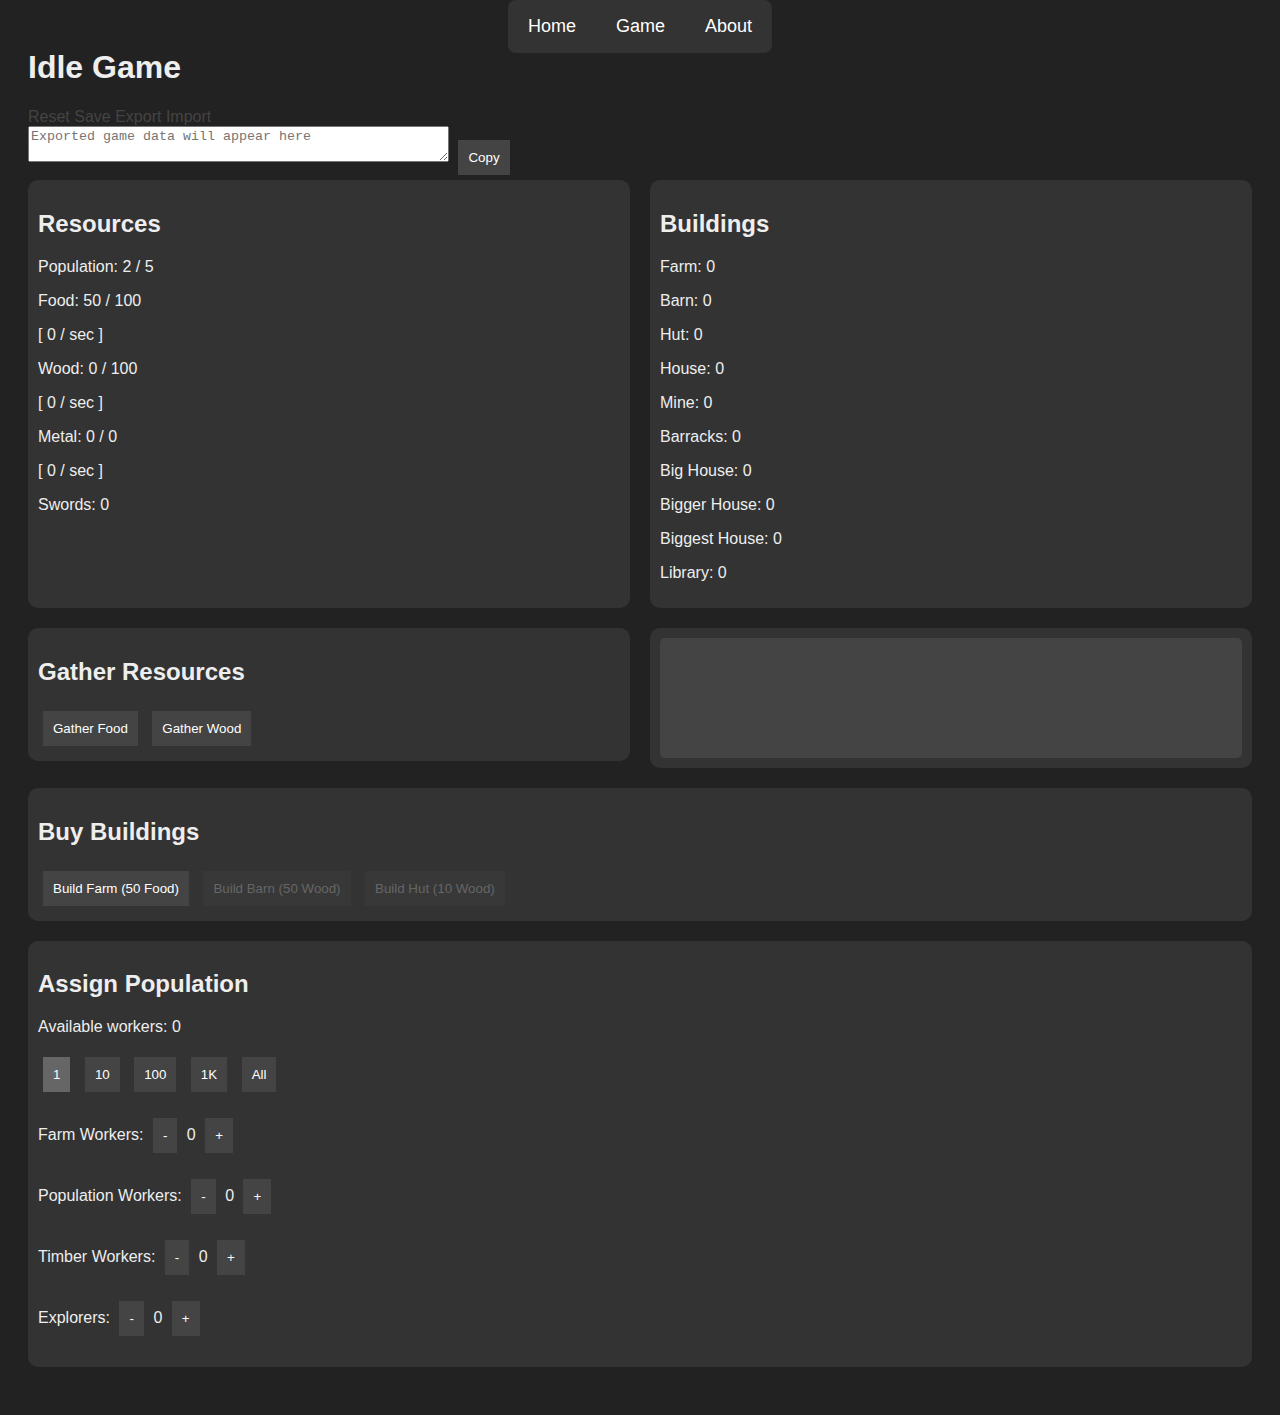
<file: game.html>
<!DOCTYPE html>
<html lang="en">
<head>
    <meta charset="UTF-8">
    <title>Idle Game</title>
    <link rel="stylesheet" href="./css/style.css">
</head>
<body>
    <h1>Idle Game</h1>

    <nav>
        <ul>
            <li><a href="index.html">Home</a></li>
            <li><a href="game.html">Game</a></li>
            <li><a href="about.html">About</a></li>
        </ul>
    </nav>

    <div class="header">
        <a href="#" id="resetButton" class="header-link" onclick="resetGame()">Reset</a>
        <a href="#" id="saveButton" class="header-link" onclick="saveGame()">Save</a>
        <a href="#" id="loadButton" class="header-link" onclick="exportGame()">Export</a>
        <a href="#" id="importButton" class="header-link" onclick="importGame()">Import</a>
    </div>
    <div class="export-area" id="exportArea">
        <textarea id="exportTextArea" class="export-textarea" rows="2" cols="50" placeholder="Exported game data will appear here"></textarea>
        <button class="button" id="copyButton" onclick="copyToClipboard()">Copy</button>
    </div>

    <div class="stats-container">
        <div class="section" id="stats">
            <h2>Resources</h2>

            <p>Population: <span id="population">2</span> / <span id="maxPopulation">5</span></p>

            <div class="resource-row">
                <p class="resource-label">Food: <span id="food">50</span> / <span id="maxFood">100</span></p>
                <div class="progress-bar">
                    <div id="foodProgress" class="progress-bar-fill" style="width: 50%;"></div>
                </div>
                [ <span id="foodPerSecond">0</span> / sec ]
            </div>

            <div class="resource-row">
                <p class="resource-label">Wood: <span id="wood">0</span> / <span id="maxWood">100</span></p>
                <div class="progress-bar">
                    <div id="woodProgress" class="progress-bar-fill" style="width: 0%;"></div>
                </div>
                [ <span id="woodPerSecond">0</span> / sec ]
            </div>

            <div id="metalStats" class="resource-row resource-row-hidden">
                <p class="resource-label">Metal: <span id="metal">0</span> / <span id="maxMetal">0</span></p>
                <div class="progress-bar">
                    <div id="metalProgress" class="progress-bar-fill" style="width: 0%;"></div>
                </div>
                [ <span id="metalPerSecond">0</span> / sec ]
            </div>

            <div id="swordsStats" class="resource-row-hidden">
                <p class="resource-label">Swords: <span id="swords">0</span></p>
            </div>
        </div>

        <div class="section" id="buildingsinfo">
            <h2>Buildings</h2>
            <p>Farm: <span id="farm">0</span></p>
            <p>Barn: <span id="barn">0</span></p>
            <p>Hut: <span id="hut">0</span></p>
            <p id="houseBuildings" class="hidden">House: <span id="house">0</span></p>
            <p id="mineBuildings" class="hidden">Mine: <span id="mine">0</span></p>
            <p id="barracksBuildings" class="hidden">Barracks: <span id="barracks">0</span></p>
            <p id="bigHouseBuildings" class="hidden">Big House: <span id="bigHouse">0</span></p>
            <p id="biggerHouseBuildings" class="hidden">Bigger House: <span id="biggerHouse">0</span></p>
            <p id="biggestHouseBuildings" class="hidden">Biggest House: <span id="biggestHouse">0</span></p>
            <p id="libraryBuildings" class="hidden">Library: <span id="library">0</span></p>
        </div>
    </div>

    
    <div class="resource-log-container" style="display: flex; gap: 20px; align-items: flex-start;">

        <!-- Player gathering container -->
        <div class="section" id="gathering" style="flex: 1;" height="" width="100%">
            <h2>Gather Resources</h2>
            <button class="button" id="buttonFood" onclick="playerStartGathering('food')">Gather Food</button>
            <button class="button" id="buttonWood" onclick="playerStartGathering('wood')">Gather Wood</button>
            <button class="button" id="buttonMetal" style="display: none;" onclick="playerStartGathering('metal')">Gather Metal</button>
            <button class="button" id="buttonResearch" style="display: none;" onclick="playerStartGathering('research')">Research</button>
        </div>
        
        <!-- Log container -->
        <div class="section" id="gamelog" style="flex: 1;">
            <div id="log" style="height: 100px; overflow-y: auto; background: #444; padding: 10px; border-radius: 5px;">
            </div>
        </div>
    
    </div>
    
    <div style="display: flex; gap: 20px; align-items: stretch;">
        <!-- Buy buildings container -->
        <div class="section" id="buildingsbuttons" style="flex: 1;">
            <h2>Buy Buildings</h2>
            <button class="button" id="farmButton" onclick="buildFarm()">Build Farm (50 Food)</button>
            <button class="button" id="barnButton" onclick="buildBarn()" disabled="true">Build Barn (50 Wood)</button>
            <button class="button" id="hutButton" onclick="buildHut()" disabled="true">Build Hut (10 Wood)</button>
            <button class="button" id="houseButton" style="display: none;" onclick="buildHouse()">Build House (100 Wood)</button>
            <button class="button" id="mineButton" style="display: none;" onclick="buildMine()">Build Mine (100 Food, 100 Wood)</button>
            <button class="button" id="barracksButton" style="display: none;" onclick="buildBarracks()">Build Barracks (100 Food, 100 Wood, 100 Metal)</button>
            <button class="button" id="bigHouseButton" style="display: none;" onclick="buildBigHouse()">Build Big House (1000 Food, 1000 Wood)</button>
            <button class="button" id="biggerHouseButton" style="display: none;" onclick="buildBiggerHouse()">Build Bigger House (10000 Food, 10000 Wood, 5000 Metal)</button>
            <button class="button" id="biggestHouseButton" style="display: none;" onclick="buildBiggestHouse()">Build Biggest House (100K Food, 100K Wood, 100K Metal)</button>
            <button class="button" id="libraryButton" style="display: none;" onclick="buildLibrary()">Build Library (1.2K Food, 1.2K Wood, 1.2K Metal)</button>
        </div>

        <!-- Research / library container -->
        <div class="section" id="researchbuttons" style="flex: 1; display: none;">
            <h2>Library</h2>
            Research: <span id="researchPoints">0</span> [ <span id="researchPerSecond">0</span> / sec ]
            <p>Books: <span id="booksAmount">0</span></p>
            <button class="button" id="buyBookButton" onclick="buildBook()" disabled="true">Write a book (200 Research)</button>
            <h3>Read</h3>
            <button class="button" id="researchFarmingButton" onclick="readBook('farming')" disabled="true">A book about farming</button>
            <button class="button" id="researchTimberButton" onclick="readBook('timber')" disabled="true">A book about woodworking</button>
            <button class="button" id="researchMiningButton" onclick="readBook('mining')" disabled="true">A book about mining</button>
            <button class="button" id="researchResearchButton" onclick="readBook('research')" disabled="true">A book about writing a book</button>
            <button class="button" id="researchGatheringButton" onclick="readBook('gathering')" disabled="true">A book about gathering</button>
        </div>
    </div>

    <div class="assignments-battle-container" style="display: flex; gap: 20px;">

        <!-- Assignments container -->
        <div class="section" id="assignments">
            <h2>Assign Population</h2>
            <p>Available workers: <span id="availableWorkers">0</span></p>
            <div>
                <button class="button" id="button1" onclick="setAssignmentAmount(1)">1</button>       
                <button class="button" id="button10" onclick="setAssignmentAmount(10)">10</button>
                <button class="button" id="button100" onclick="setAssignmentAmount(100)">100</button>
                <button class="button" id="button1000" onclick="setAssignmentAmount(1000)">1K</button>
                <button class="button" id="buttonAll" onclick="setAssignmentAmount('all')">All</button>
            </div>
            <p>Farm Workers: <button class="button" onclick="changeAssignment('farm', -currentAssignmentAmount)">-</button> <span id="farmWorkers">0</span> <button class="button" onclick="changeAssignment('farm', currentAssignmentAmount)">+</button></p>
            <p>Population Workers: <button class="button" onclick="changeAssignment('pop', -currentAssignmentAmount)">-</button> <span id="popWorkers">0</span> <button class="button" onclick="changeAssignment('pop', currentAssignmentAmount)">+</button></p>
            <p>Timber Workers: <button class="button" onclick="changeAssignment('wood', -currentAssignmentAmount)">-</button> <span id="woodWorkers">0</span> <button class="button" onclick="changeAssignment('wood', currentAssignmentAmount)">+</button></p>
            <p>Explorers: <button class="button" onclick="changeAssignment('explorers', -currentAssignmentAmount)">-</button> <span id="explorersWorkers">0</span> <button class="button" onclick="changeAssignment('explorers', currentAssignmentAmount)">+</button></p>
            <p id="minersSection" style="display: none;">Miners: <button class="button" onclick="changeAssignment('metal', -currentAssignmentAmount)">-</button> <span id="metalWorkers">0</span> <button class="button" onclick="changeAssignment('metal', currentAssignmentAmount)">+</button></p>
            <p id="militarySection" style="display: none;">Military: <button class="button" onclick="changeAssignment('military', -currentAssignmentAmount)">-</button> <span id="militaryWorkers">0</span> <button class="button" onclick="changeAssignment('military', currentAssignmentAmount)">+</button></p>
            <p id="swordsSection" style="display: none;">Swords: <button class="button" onclick="changeAssignment('swords', -currentAssignmentAmount)">-</button> <span id="swordsWorkers">0</span> <button class="button" onclick="changeAssignment('swords', currentAssignmentAmount)">+</button></p>
        </div>

        <!-- Battle container -->
        <div class="section" id="battle" style="display: none;">
            <h2>Battle</h2>
            <p id="militaryUnitCount">Military Units: <span id="units">0</span></p>
            <p id="militaryStrengthCount">Total strength: <span id="militaryStrength">0</span></p>
            <h2>Target</h2>
            <p id="battleTarget">Target: <span id="targetName">Village A</span></p>
            <p id="battleStrength">Strength: <span id="targetStrength">50</span></p>
            <button class="button" id="battleButton" onclick="startBattle()" style="display: none;">Attack</button>
            <h2>Combat</h2>
            You vs Enemy:
            <div style="width: 100px; background: #7e0000; border-radius: 5px; height: 10px;">
                <div id="combatRatioBar" style="width: 0%; height: 10px; background: #00b500; border-radius: 5px;"></div>
            </div>
            <h3>Player</h3>
            <p id="playerUnitsLeft">Units left: <span id="playerUnits">0</span></p>
            <div class="progress-bar">
                <div class="progress-bar-fill" id="playerUnitsLeftBar"></div>
            </div>
            <h3>Enemy</h3>
            <p id="enemyUnitsLeft">Units left: <span id="enemyUnits">0</span></p>
            <div class="progress-bar">
                <div class="progress-bar-fill" id="enemyUnitsLeftBar"></div>
            </div>
        </div>
    </div>

    <script src="./js/main.js"></script>
</body>
</html>
</file>
<file: css/style.css>
body
{
    font-family: sans-serif;
    background: #222;
    color: #eee;
    padding: 20px;
}


#homecontent
{
    display: flex;
    flex-direction: column;
    align-items: center;
    justify-content: center;
    padding: 40px;
    text-align: center;
    margin: 50px auto 0 auto;
    width: 50%;
}



a
{
    color: #444;
    text-decoration: none;
}

.button
{
    margin: 5px;
    padding: 10px;
    background: #444;
    color: #fff;
    border: none;
    cursor: pointer;
}

.button:disabled
{
    background: #44444452;
    color: #666;
}

.button:hover
{
    background: #666;
}

.button:disabled:hover
{
    background: #44444452;
}

.stats-container
{
    display: flex;
    gap: 20px;
}

.section
{
    flex: 1;
    margin-bottom: 20px;
    padding: 10px;
    background: #333;
    border-radius: 10px;
}

#buildingsinfo.panel
{
    display: grid;
    grid-template-columns: repeat(auto-fill, minmax(200px, 1fr));
}

nav
{
    background-color: #333;
    padding: 1em 0;
    position: fixed;
    top: 0;
    width: auto;
    left: 50%;
    transform: translateX(-50%);
    z-index: 1000;
    border-radius: 8px;
}

nav ul
{
    list-style-type: none;
    margin: 0;
    padding: 0;
    display: flex;
    justify-content: center;
}

nav ul li
{
    margin: 0 20px;
}

nav ul li a
{
    color: white;
    text-decoration: none;
    font-size: 18px;
}
</file>
